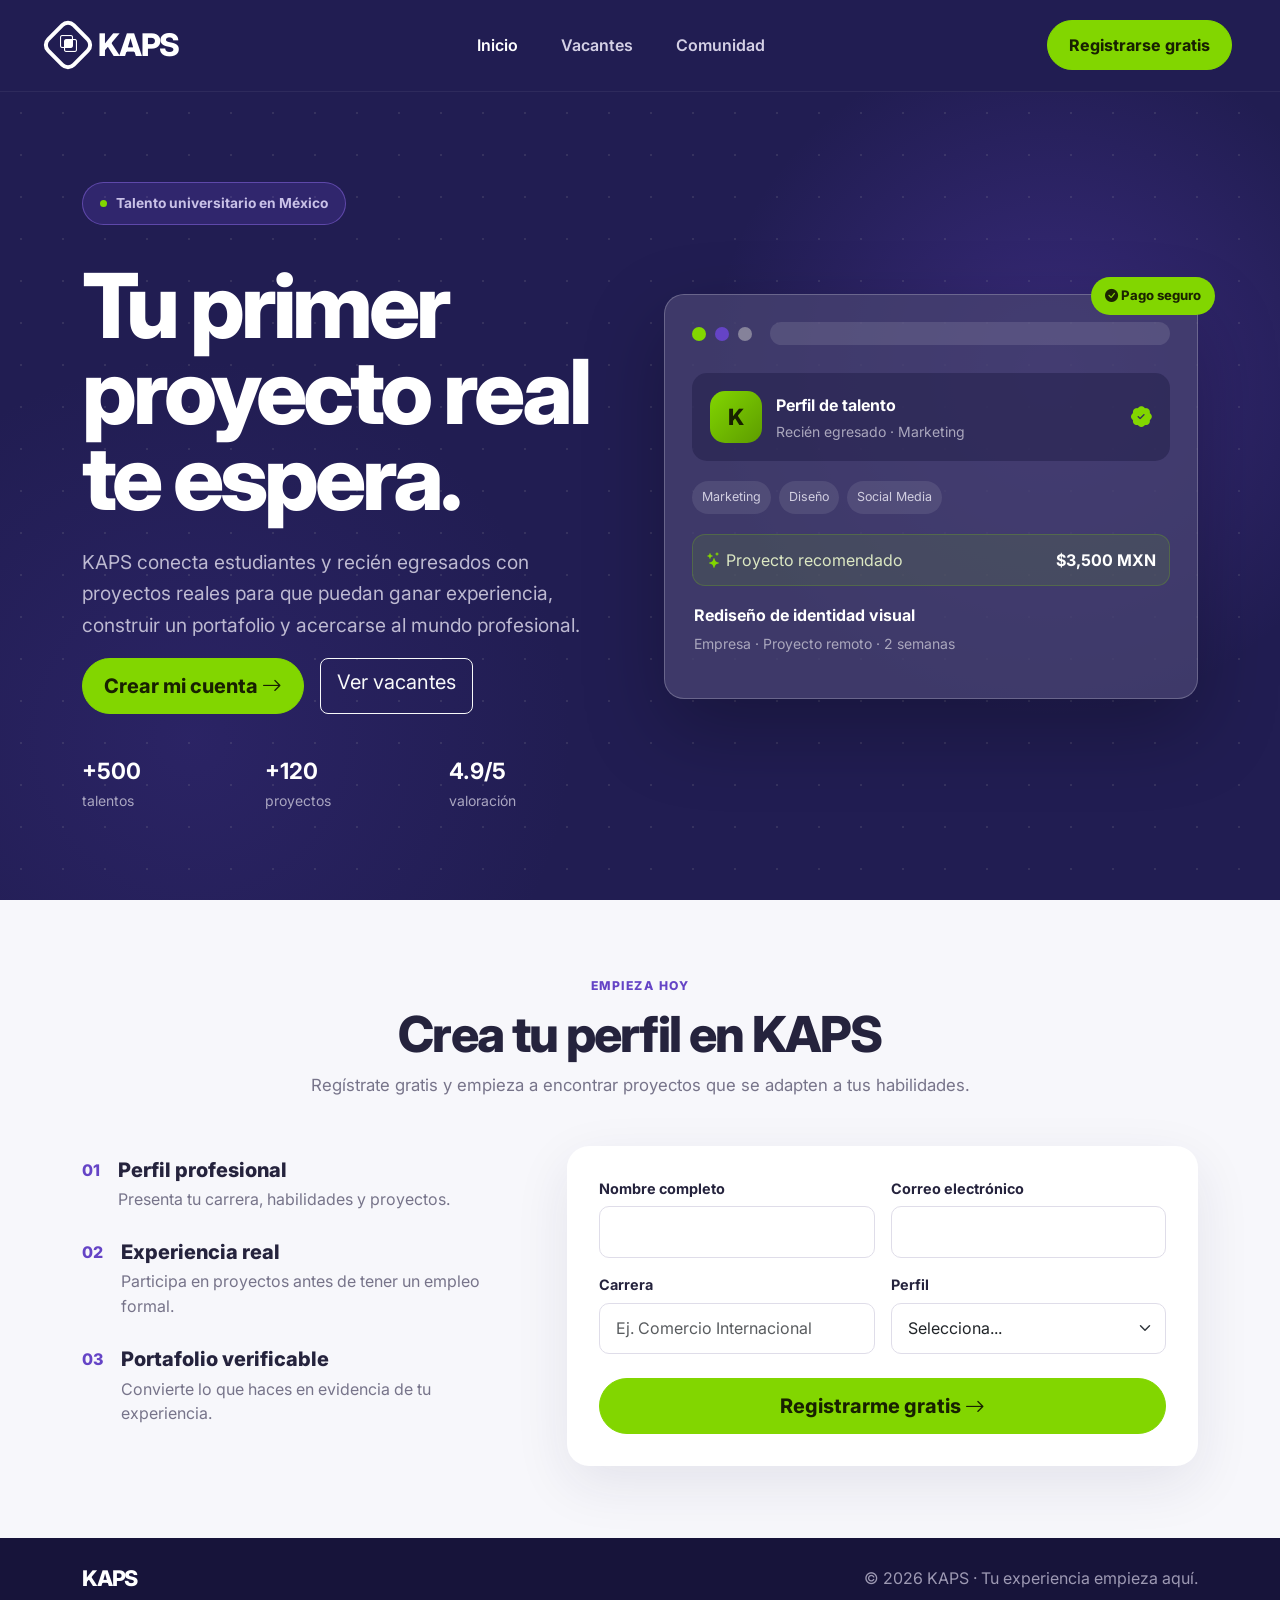
<file: index.html>
<!DOCTYPE html>
<html lang="es">
<head>
  <meta charset="UTF-8">
  <meta name="viewport" content="width=device-width, initial-scale=1.0">
  <title>KAPS | Regístrate y empieza</title>
  <meta name="description" content="KAPS conecta estudiantes y recién egresados con oportunidades profesionales.">
  <link href="https://cdn.jsdelivr.net/npm/bootstrap@5.3.3/dist/css/bootstrap.min.css" rel="stylesheet">
  <link href="https://cdn.jsdelivr.net/npm/bootstrap-icons@1.11.3/font/bootstrap-icons.min.css" rel="stylesheet">
  <link href="https://fonts.googleapis.com/css2?family=Inter:wght@400;500;600;700;800&display=swap" rel="stylesheet">
  <link rel="stylesheet" href="styles.css">
</head>
<body>
<nav class="navbar navbar-expand-lg kaps-navbar sticky-top">
  <div class="container-fluid px-lg-5">
    <a class="navbar-brand kaps-logo" href="index.html"><span class="logo-mark"><i class="bi bi-intersect"></i></span>KAPS</a>
    <button class="navbar-toggler" data-bs-toggle="collapse" data-bs-target="#nav"><span class="navbar-toggler-icon"></span></button>
    <div class="collapse navbar-collapse" id="nav">
      <ul class="navbar-nav mx-auto gap-lg-3">
        <li><a class="nav-link active" href="index.html">Inicio</a></li>
        <li><a class="nav-link" href="vacantes.html">Vacantes</a></li>
        <li><a class="nav-link" href="comunidad.html">Comunidad</a></li>
      </ul>
      <a href="#registro" class="btn btn-kaps">Registrarse gratis</a>
    </div>
  </div>
</nav>

<main>
<section class="hero">
  <div class="hero-grid"></div>
  <div class="container position-relative">
    <div class="row align-items-center g-5">
      <div class="col-lg-6">
        <span class="eyebrow"><span class="dot"></span> Talento universitario en México</span>
        <h1>Tu primer<br><span>proyecto real</span><br>te espera.</h1>
        <p class="hero-copy">KAPS conecta estudiantes y recién egresados con proyectos reales para que puedan ganar experiencia, construir un portafolio y acercarse al mundo profesional.</p>
        <div class="d-flex flex-wrap gap-3">
          <a href="#registro" class="btn btn-kaps btn-lg">Crear mi cuenta <i class="bi bi-arrow-right"></i></a>
          <a href="vacantes.html" class="btn btn-outline-light btn-lg">Ver vacantes</a>
        </div>
        <div class="row stats g-3 mt-4">
          <div class="col-4"><strong>+500</strong><small>talentos</small></div>
          <div class="col-4"><strong>+120</strong><small>proyectos</small></div>
          <div class="col-4"><strong>4.9/5</strong><small>valoración</small></div>
        </div>
      </div>
      <div class="col-lg-6">
        <div class="visual-card">
          <div class="visual-header"><div class="window-dots"><i></i><i></i><i></i></div><div class="window-line"></div></div>
          <div class="visual-profile">
            <div class="avatar">K</div>
            <div><b>Perfil de talento</b><small>Recién egresado · Marketing</small></div>
            <span class="verified"><i class="bi bi-patch-check-fill"></i></span>
          </div>
          <div class="skill-row"><span>Marketing</span><span>Diseño</span><span>Social Media</span></div>
          <div class="match"><span><i class="bi bi-stars"></i> Proyecto recomendado</span><b>$3,500 MXN</b></div>
          <div class="project-mini"><b>Rediseño de identidad visual</b><small>Empresa · Proyecto remoto · 2 semanas</small></div>
          <div class="safe"><i class="bi bi-check-circle-fill"></i> Pago seguro</div>
        </div>
      </div>
    </div>
  </div>
</section>

<section class="light-section py-5" id="registro">
  <div class="container py-4">
    <div class="text-center mb-5">
      <span class="section-label">EMPIEZA HOY</span>
      <h2 class="section-title">Crea tu perfil en KAPS</h2>
      <p class="section-copy">Regístrate gratis y empieza a encontrar proyectos que se adapten a tus habilidades.</p>
    </div>
    <div class="row g-5 align-items-center">
      <div class="col-lg-5">
        <div class="info-list">
          <div><span>01</span><div><h5>Perfil profesional</h5><p>Presenta tu carrera, habilidades y proyectos.</p></div></div>
          <div><span>02</span><div><h5>Experiencia real</h5><p>Participa en proyectos antes de tener un empleo formal.</p></div></div>
          <div><span>03</span><div><h5>Portafolio verificable</h5><p>Convierte lo que haces en evidencia de tu experiencia.</p></div></div>
        </div>
      </div>
      <div class="col-lg-7">
        <div class="form-card">
          <form id="registroForm" novalidate>
            <div class="row g-3">
              <div class="col-md-6"><label>Nombre completo</label><input class="form-control" required><div class="invalid-feedback">Ingresa tu nombre.</div></div>
              <div class="col-md-6"><label>Correo electrónico</label><input type="email" class="form-control" required><div class="invalid-feedback">Ingresa un correo válido.</div></div>
              <div class="col-md-6"><label>Carrera</label><input class="form-control" required placeholder="Ej. Comercio Internacional"><div class="invalid-feedback">Ingresa tu carrera.</div></div>
              <div class="col-md-6"><label>Perfil</label><select class="form-select" required><option value="">Selecciona...</option><option>Estudiante</option><option>Recién egresado</option><option>Empresa</option></select><div class="invalid-feedback">Selecciona una opción.</div></div>
            </div>
            <button class="btn btn-kaps w-100 btn-lg mt-4">Registrarme gratis <i class="bi bi-arrow-right"></i></button>
            <div id="registroOk" class="alert alert-success mt-3 d-none">¡Registro completado! Demo lista para conectar con una API.</div>
          </form>
        </div>
      </div>
    </div>
  </div>
</section>
</main>
<footer class="footer"><div class="container d-flex justify-content-between align-items-center flex-wrap gap-3"><span class="kaps-logo">KAPS</span><span>© 2026 KAPS · Tu experiencia empieza aquí.</span></div></footer>
<script src="https://cdn.jsdelivr.net/npm/bootstrap@5.3.3/dist/js/bootstrap.bundle.min.js"></script>
<script src="script.js"></script>
</body>
</html>
</file>
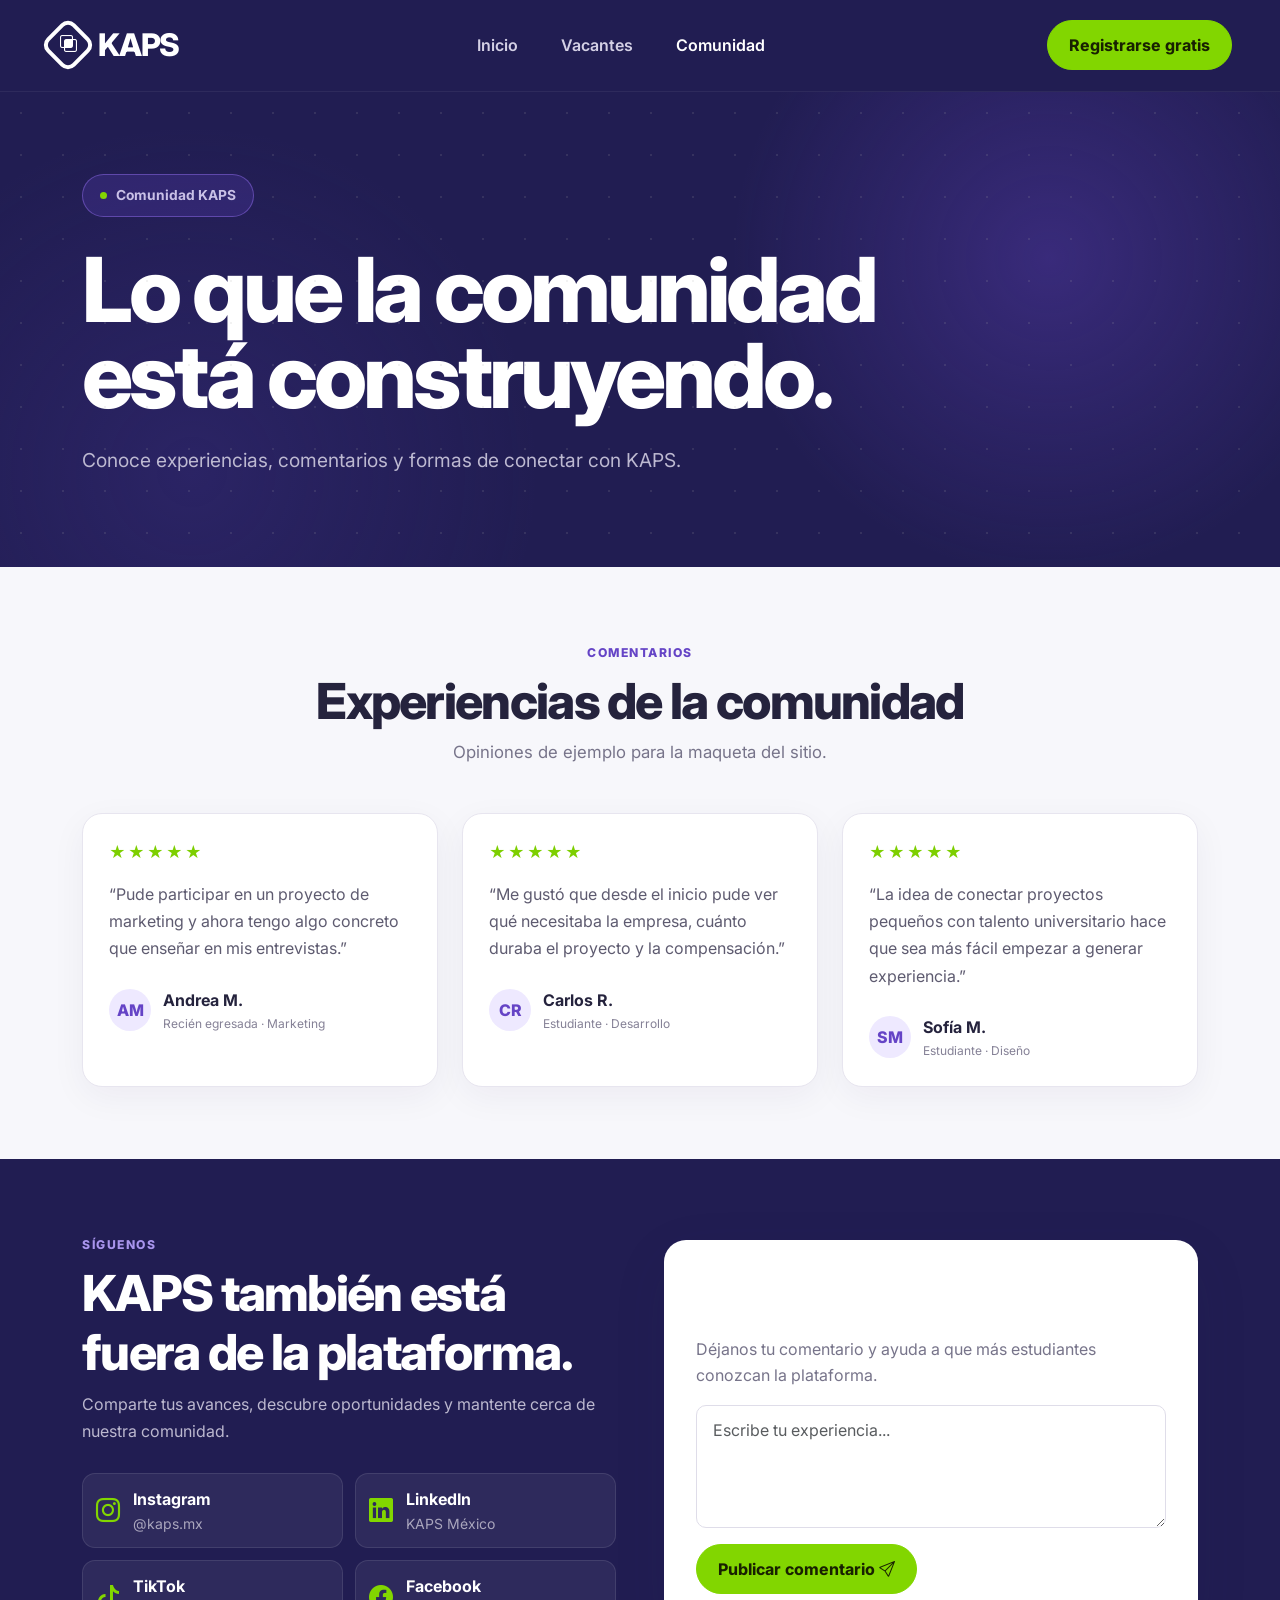
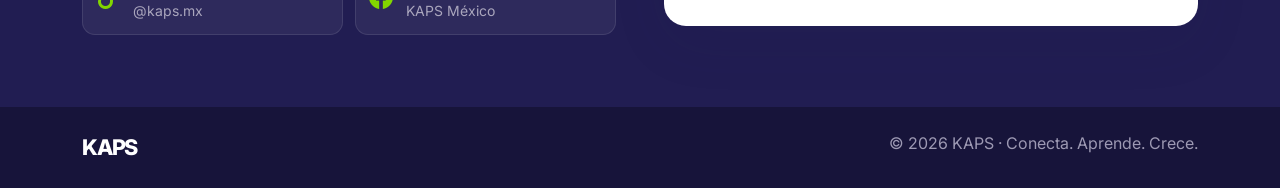
<file: comunidad.html>
<!DOCTYPE html>
<html lang="es">
<head>
<meta charset="UTF-8"><meta name="viewport" content="width=device-width, initial-scale=1.0">
<title>KAPS | Comunidad</title>
<link href="https://cdn.jsdelivr.net/npm/bootstrap@5.3.3/dist/css/bootstrap.min.css" rel="stylesheet">
<link href="https://cdn.jsdelivr.net/npm/bootstrap-icons@1.11.3/font/bootstrap-icons.min.css" rel="stylesheet">
<link href="https://fonts.googleapis.com/css2?family=Inter:wght@400;500;600;700;800&display=swap" rel="stylesheet">
<link rel="stylesheet" href="styles.css">
</head>
<body>
<nav class="navbar navbar-expand-lg kaps-navbar sticky-top"><div class="container-fluid px-lg-5">
<a class="navbar-brand kaps-logo" href="index.html"><span class="logo-mark"><i class="bi bi-intersect"></i></span>KAPS</a>
<button class="navbar-toggler" data-bs-toggle="collapse" data-bs-target="#nav"><span class="navbar-toggler-icon"></span></button>
<div class="collapse navbar-collapse" id="nav"><ul class="navbar-nav mx-auto gap-lg-3"><li><a class="nav-link" href="index.html">Inicio</a></li><li><a class="nav-link" href="vacantes.html">Vacantes</a></li><li><a class="nav-link active" href="comunidad.html">Comunidad</a></li></ul><a href="index.html#registro" class="btn btn-kaps">Registrarse gratis</a></div>
</div></nav>

<header class="page-hero community-hero"><div class="container"><span class="eyebrow"><span class="dot"></span> Comunidad KAPS</span><h1>Lo que la comunidad<br><span>está construyendo.</span></h1><p>Conoce experiencias, comentarios y formas de conectar con KAPS.</p></div></header>

<section class="light-section py-5"><div class="container py-4">
<div class="text-center mb-5"><span class="section-label">COMENTARIOS</span><h2 class="section-title">Experiencias de la comunidad</h2><p class="section-copy">Opiniones de ejemplo para la maqueta del sitio.</p></div>
<div class="row g-4">
<div class="col-md-4"><article class="review-card h-100"><div class="stars">★★★★★</div><p>“Pude participar en un proyecto de marketing y ahora tengo algo concreto que enseñar en mis entrevistas.”</p><div class="review-person"><div class="avatar-sm">AM</div><div><b>Andrea M.</b><small>Recién egresada · Marketing</small></div></div></article></div>
<div class="col-md-4"><article class="review-card h-100"><div class="stars">★★★★★</div><p>“Me gustó que desde el inicio pude ver qué necesitaba la empresa, cuánto duraba el proyecto y la compensación.”</p><div class="review-person"><div class="avatar-sm">CR</div><div><b>Carlos R.</b><small>Estudiante · Desarrollo</small></div></div></article></div>
<div class="col-md-4"><article class="review-card h-100"><div class="stars">★★★★★</div><p>“La idea de conectar proyectos pequeños con talento universitario hace que sea más fácil empezar a generar experiencia.”</p><div class="review-person"><div class="avatar-sm">SM</div><div><b>Sofía M.</b><small>Estudiante · Diseño</small></div></div></article></div>
</div>
</div></section>

<section class="social-section py-5"><div class="container py-4"><div class="row align-items-center g-5"><div class="col-lg-6"><span class="section-label light">SÍGUENOS</span><h2 class="section-title text-white">KAPS también está<br>fuera de la plataforma.</h2><p class="text-soft">Comparte tus avances, descubre oportunidades y mantente cerca de nuestra comunidad.</p><div class="social-grid"><a href="#" class="social-link"><i class="bi bi-instagram"></i><span><b>Instagram</b><small>@kaps.mx</small></span></a><a href="#" class="social-link"><i class="bi bi-linkedin"></i><span><b>LinkedIn</b><small>KAPS México</small></span></a><a href="#" class="social-link"><i class="bi bi-tiktok"></i><span><b>TikTok</b><small>@kaps.mx</small></span></a><a href="#" class="social-link"><i class="bi bi-facebook"></i><span><b>Facebook</b><small>KAPS México</small></span></a></div></div>
<div class="col-lg-6"><div class="community-card"><div class="community-icon"><i class="bi bi-chat-quote"></i></div><h3>¿Ya usaste KAPS?</h3><p>Déjanos tu comentario y ayuda a que más estudiantes conozcan la plataforma.</p><form id="commentForm"><textarea class="form-control mb-3" rows="4" placeholder="Escribe tu experiencia..." required></textarea><button class="btn btn-kaps">Publicar comentario <i class="bi bi-send"></i></button><div id="commentOk" class="alert alert-success mt-3 d-none">¡Comentario enviado! Gracias por compartir.</div></form></div></div></div></div></section>
<footer class="footer"><div class="container d-flex justify-content-between flex-wrap gap-3"><span class="kaps-logo">KAPS</span><span>© 2026 KAPS · Conecta. Aprende. Crece.</span></div></footer>
<script src="https://cdn.jsdelivr.net/npm/bootstrap@5.3.3/dist/js/bootstrap.bundle.min.js"></script><script src="script.js"></script>
</body></html>
</file>
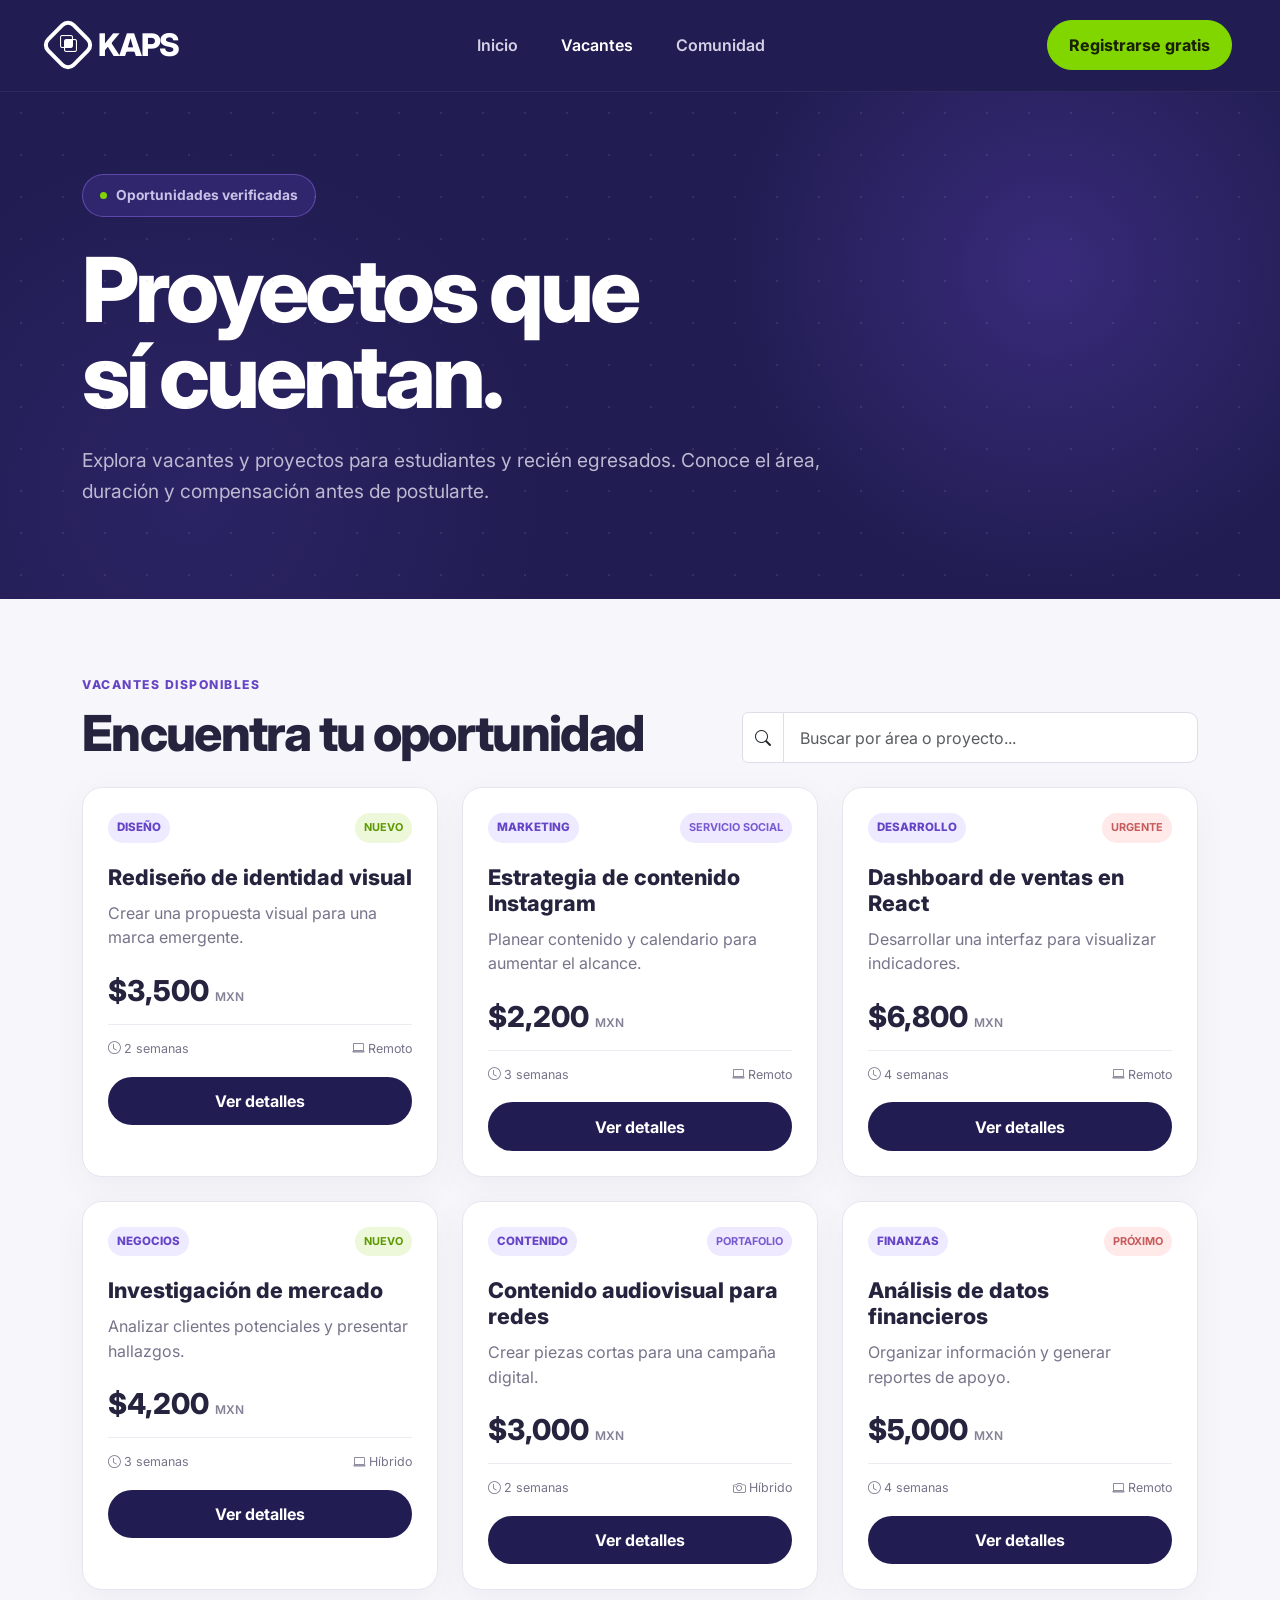
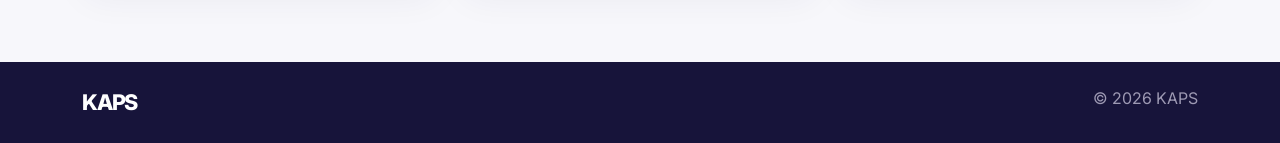
<file: vacantes.html>
<!DOCTYPE html>
<html lang="es">
<head>
<meta charset="UTF-8"><meta name="viewport" content="width=device-width, initial-scale=1.0">
<title>KAPS | Vacantes y proyectos</title>
<link href="https://cdn.jsdelivr.net/npm/bootstrap@5.3.3/dist/css/bootstrap.min.css" rel="stylesheet">
<link href="https://cdn.jsdelivr.net/npm/bootstrap-icons@1.11.3/font/bootstrap-icons.min.css" rel="stylesheet">
<link href="https://fonts.googleapis.com/css2?family=Inter:wght@400;500;600;700;800&display=swap" rel="stylesheet">
<link rel="stylesheet" href="styles.css">
</head>
<body>
<nav class="navbar navbar-expand-lg kaps-navbar sticky-top"><div class="container-fluid px-lg-5">
<a class="navbar-brand kaps-logo" href="index.html"><span class="logo-mark"><i class="bi bi-intersect"></i></span>KAPS</a>
<button class="navbar-toggler" data-bs-toggle="collapse" data-bs-target="#nav"><span class="navbar-toggler-icon"></span></button>
<div class="collapse navbar-collapse" id="nav"><ul class="navbar-nav mx-auto gap-lg-3"><li><a class="nav-link" href="index.html">Inicio</a></li><li><a class="nav-link active" href="vacantes.html">Vacantes</a></li><li><a class="nav-link" href="comunidad.html">Comunidad</a></li></ul><a href="index.html#registro" class="btn btn-kaps">Registrarse gratis</a></div>
</div></nav>

<header class="page-hero"><div class="container"><span class="eyebrow"><span class="dot"></span> Oportunidades verificadas</span><h1>Proyectos que<br><span>sí cuentan.</span></h1><p>Explora vacantes y proyectos para estudiantes y recién egresados. Conoce el área, duración y compensación antes de postularte.</p></div></header>

<section class="light-section py-5"><div class="container py-4">
<div class="row align-items-end g-3 mb-4"><div class="col-lg-7"><span class="section-label">VACANTES DISPONIBLES</span><h2 class="section-title mb-0">Encuentra tu oportunidad</h2></div><div class="col-lg-5"><div class="input-group"><span class="input-group-text"><i class="bi bi-search"></i></span><input id="searchVacantes" class="form-control" placeholder="Buscar por área o proyecto..."></div></div></div>

<div class="row g-4" id="vacantesGrid">
<div class="col-md-6 col-lg-4 vacancy" data-text="diseño identidad visual branding">
<div class="vacancy-card"><div class="d-flex justify-content-between"><span class="tag">DISEÑO</span><span class="badge-new">NUEVO</span></div><h3>Rediseño de identidad visual</h3><p>Crear una propuesta visual para una marca emergente.</p><div class="price">$3,500 <small>MXN</small></div><div class="meta"><span><i class="bi bi-clock"></i> 2 semanas</span><span><i class="bi bi-laptop"></i> Remoto</span></div><button class="btn btn-dark-kaps w-100 details-btn" data-title="Rediseño de identidad visual" data-price="$3,500 MXN">Ver detalles</button></div>
</div>
<div class="col-md-6 col-lg-4 vacancy" data-text="marketing instagram contenido redes sociales">
<div class="vacancy-card"><div class="d-flex justify-content-between"><span class="tag">MARKETING</span><span class="badge-social">SERVICIO SOCIAL</span></div><h3>Estrategia de contenido Instagram</h3><p>Planear contenido y calendario para aumentar el alcance.</p><div class="price">$2,200 <small>MXN</small></div><div class="meta"><span><i class="bi bi-clock"></i> 3 semanas</span><span><i class="bi bi-laptop"></i> Remoto</span></div><button class="btn btn-dark-kaps w-100 details-btn" data-title="Estrategia de contenido Instagram" data-price="$2,200 MXN">Ver detalles</button></div>
</div>
<div class="col-md-6 col-lg-4 vacancy" data-text="programacion react desarrollo dashboard ventas">
<div class="vacancy-card"><div class="d-flex justify-content-between"><span class="tag">DESARROLLO</span><span class="badge-urgent">URGENTE</span></div><h3>Dashboard de ventas en React</h3><p>Desarrollar una interfaz para visualizar indicadores.</p><div class="price">$6,800 <small>MXN</small></div><div class="meta"><span><i class="bi bi-clock"></i> 4 semanas</span><span><i class="bi bi-laptop"></i> Remoto</span></div><button class="btn btn-dark-kaps w-100 details-btn" data-title="Dashboard de ventas en React" data-price="$6,800 MXN">Ver detalles</button></div>
</div>
<div class="col-md-6 col-lg-4 vacancy" data-text="comercio negocios investigación mercado">
<div class="vacancy-card"><div class="d-flex justify-content-between"><span class="tag">NEGOCIOS</span><span class="badge-new">NUEVO</span></div><h3>Investigación de mercado</h3><p>Analizar clientes potenciales y presentar hallazgos.</p><div class="price">$4,200 <small>MXN</small></div><div class="meta"><span><i class="bi bi-clock"></i> 3 semanas</span><span><i class="bi bi-laptop"></i> Híbrido</span></div><button class="btn btn-dark-kaps w-100 details-btn" data-title="Investigación de mercado" data-price="$4,200 MXN">Ver detalles</button></div>
</div>
<div class="col-md-6 col-lg-4 vacancy" data-text="fotografia contenido audiovisual redes">
<div class="vacancy-card"><div class="d-flex justify-content-between"><span class="tag">CONTENIDO</span><span class="badge-social">PORTAFOLIO</span></div><h3>Contenido audiovisual para redes</h3><p>Crear piezas cortas para una campaña digital.</p><div class="price">$3,000 <small>MXN</small></div><div class="meta"><span><i class="bi bi-clock"></i> 2 semanas</span><span><i class="bi bi-camera"></i> Híbrido</span></div><button class="btn btn-dark-kaps w-100 details-btn" data-title="Contenido audiovisual para redes" data-price="$3,000 MXN">Ver detalles</button></div>
</div>
<div class="col-md-6 col-lg-4 vacancy" data-text="finanzas excel datos analisis">
<div class="vacancy-card"><div class="d-flex justify-content-between"><span class="tag">FINANZAS</span><span class="badge-urgent">PRÓXIMO</span></div><h3>Análisis de datos financieros</h3><p>Organizar información y generar reportes de apoyo.</p><div class="price">$5,000 <small>MXN</small></div><div class="meta"><span><i class="bi bi-clock"></i> 4 semanas</span><span><i class="bi bi-laptop"></i> Remoto</span></div><button class="btn btn-dark-kaps w-100 details-btn" data-title="Análisis de datos financieros" data-price="$5,000 MXN">Ver detalles</button></div>
</div>
</div>
<div id="emptyVacantes" class="text-center py-5 d-none"><i class="bi bi-search display-5"></i><h4 class="mt-3">No encontramos esa vacante</h4></div>
</div></section>

<div class="modal fade" id="vacancyModal" tabindex="-1"><div class="modal-dialog modal-dialog-centered"><div class="modal-content modal-kaps"><div class="modal-header"><h5 class="modal-title" id="modalTitle"></h5><button class="btn-close" data-bs-dismiss="modal"></button></div><div class="modal-body"><p>Proyecto disponible para estudiantes y recién egresados.</p><div class="modal-price" id="modalPrice"></div><hr><p><i class="bi bi-check2-circle"></i> Proyecto con objetivos definidos<br><i class="bi bi-check2-circle"></i> Información de compensación<br><i class="bi bi-check2-circle"></i> Experiencia para tu portafolio</p></div><div class="modal-footer"><a href="index.html#registro" class="btn btn-kaps">Registrarme para postular</a></div></div></div></div>
<footer class="footer"><div class="container d-flex justify-content-between flex-wrap gap-3"><span class="kaps-logo">KAPS</span><span>© 2026 KAPS</span></div></footer>
<script src="https://cdn.jsdelivr.net/npm/bootstrap@5.3.3/dist/js/bootstrap.bundle.min.js"></script><script src="script.js"></script>
</body></html>
</file>
<file: styles.css>
:root{--purple:#211d52;--purple2:#2d2862;--violet:#6544c6;--green:#82d600;--white:#fff;--muted:#bdb9d1;--light:#f7f7fb;--ink:#25233d}
*{box-sizing:border-box}html{scroll-behavior:smooth}body{margin:0;font-family:"Inter",Arial,sans-serif;color:var(--ink);background:var(--light)}
.kaps-navbar{background:var(--purple);min-height:92px;border-bottom:1px solid rgba(255,255,255,.06)}.kaps-logo{color:#fff!important;font-weight:800;font-size:1.95rem;letter-spacing:-1.2px;display:flex;align-items:center;gap:10px}.logo-mark{width:40px;height:40px;border:4px solid #fff;border-radius:10px;display:inline-flex;align-items:center;justify-content:center;transform:rotate(45deg);font-size:17px}.logo-mark i{transform:rotate(-45deg)}
.nav-link{color:#d4d0e5!important;font-weight:600;padding:.65rem .85rem!important}.nav-link:hover,.nav-link.active{color:#fff!important}.btn-kaps{background:var(--green);border:1px solid var(--green);color:#182100;font-weight:750;border-radius:999px;padding:.75rem 1.3rem}.btn-kaps:hover{background:#98ed08;border-color:#98ed08;color:#182100}
.hero,.page-hero{background:radial-gradient(circle at 82% 35%,rgba(101,68,198,.35),transparent 29%),radial-gradient(circle at 15% 80%,rgba(72,55,156,.25),transparent 30%),var(--purple);color:#fff;position:relative;overflow:hidden}.hero{padding:90px 0 80px;min-height:calc(100vh - 92px)}.hero-grid,.page-hero:before{position:absolute;inset:0;content:"";opacity:.15;background-image:radial-gradient(#aaa 1px,transparent 1px);background-size:42px 42px}
.eyebrow{display:inline-flex;align-items:center;gap:9px;padding:10px 17px;border:1px solid rgba(141,107,232,.5);background:rgba(98,68,195,.24);border-radius:999px;color:#c9c1e7;font-size:.86rem;font-weight:700}.dot{width:7px;height:7px;border-radius:50%;background:var(--green)}
.hero h1,.page-hero h1{font-size:clamp(3.5rem,7vw,6.2rem);line-height:.96;letter-spacing:-4px;font-weight:800;margin:38px 0 26px}.hero h1 span,.page-hero h1 span{color:#fff}.hero-copy,.page-hero p{max-width:700px;color:var(--muted);font-size:1.2rem;line-height:1.65}.stats strong,.stats small{display:block}.stats strong{font-size:1.4rem}.stats small{color:#a9a5c0;margin-top:3px}
.visual-card{background:rgba(70,66,112,.8);border:1px solid rgba(255,255,255,.22);border-radius:20px;padding:27px;box-shadow:0 30px 80px rgba(0,0,0,.25);position:relative}.visual-header{display:flex;gap:18px;align-items:center;margin-bottom:28px}.window-dots{display:flex;gap:9px}.window-dots i{width:14px;height:14px;border-radius:50%;background:var(--green)}.window-dots i:nth-child(2){background:#6544c6}.window-dots i:nth-child(3){background:#85829a}.window-line{height:23px;border-radius:999px;background:rgba(255,255,255,.11);flex:1}.visual-profile{display:flex;align-items:center;gap:14px;background:rgba(35,32,75,.55);padding:18px;border-radius:15px}.avatar{width:52px;height:52px;border-radius:15px;background:linear-gradient(135deg,#82d600,#5d9c00);color:#182100;display:grid;place-items:center;font-size:1.4rem;font-weight:800}.visual-profile b,.visual-profile small{display:block}.visual-profile small{color:#aaa7bd;margin-top:4px}.verified{margin-left:auto;color:var(--green);font-size:1.3rem}.skill-row{display:flex;flex-wrap:wrap;gap:8px;padding:20px 0}.skill-row span{padding:7px 10px;border-radius:999px;background:rgba(255,255,255,.09);color:#d1cee0;font-size:.78rem}.match{display:flex;justify-content:space-between;gap:15px;background:rgba(130,214,0,.1);border:1px solid rgba(130,214,0,.22);padding:13px;border-radius:13px;color:#dce8c3}.match i{color:var(--green)}.match b{color:#fff}.project-mini{padding:17px 2px}.project-mini b,.project-mini small{display:block}.project-mini small{color:#aaa7bd;margin-top:6px}.safe{position:absolute;right:-18px;top:-18px;background:var(--green);color:#1b2400;border-radius:999px;padding:9px 14px;font-size:.82rem;font-weight:750}
.light-section{background:var(--light)}.section-label{color:var(--violet);font-weight:800;letter-spacing:1.5px;font-size:.76rem}.section-label.light{color:#a995ed}.section-title{font-size:clamp(2rem,4vw,3.1rem);font-weight:800;letter-spacing:-1.7px;margin-top:9px}.section-copy{color:#77748a;font-size:1.05rem}.info-list>div{display:flex;gap:18px;margin-bottom:28px}.info-list>div>span{color:var(--violet);font-weight:800}.info-list h5{font-weight:800;margin:0}.info-list p{color:#77748a;margin:.35rem 0 0;line-height:1.55}.form-card,.community-card{background:#fff;border-radius:22px;padding:32px;box-shadow:0 18px 55px rgba(33,29,82,.09)}.form-card label{display:block;font-weight:700;font-size:.9rem;margin-bottom:7px}.form-control,.form-select{padding:.8rem 1rem;border-radius:10px;border-color:#dfdde9}.form-control:focus,.form-select:focus{border-color:var(--violet);box-shadow:0 0 0 .2rem rgba(101,68,198,.12)}
.page-hero{padding:82px 0 75px}.page-hero h1{margin-top:30px}.page-hero p{max-width:760px}.community-hero{min-height:390px}.vacancy-card{background:#fff;border:1px solid #e7e5ef;border-radius:20px;padding:25px;height:100%;box-shadow:0 10px 35px rgba(33,29,82,.05);transition:.2s}.vacancy-card:hover{transform:translateY(-5px);box-shadow:0 20px 45px rgba(33,29,82,.1)}.vacancy-card h3{font-size:1.35rem;font-weight:800;margin:22px 0 10px}.vacancy-card p{color:#77748a;line-height:1.55;min-height:50px}.tag{color:var(--violet);font-weight:800;font-size:.72rem;background:#eeeaff;padding:6px 9px;border-radius:999px}.badge-new,.badge-social,.badge-urgent{padding:6px 9px;border-radius:999px;font-size:.68rem;font-weight:700}.badge-new{color:#5c9900;background:#ecf8d9}.badge-social{color:#7959d1;background:#eee9ff}.badge-urgent{color:#c75a5a;background:#ffe9e9}.price{font-size:1.8rem;font-weight:800;margin:18px 0 12px}.price small{font-size:.75rem;color:#858196;font-weight:600}.meta{display:flex;justify-content:space-between;border-top:1px solid #ecebf2;padding-top:15px;color:#77748a;font-size:.78rem;margin-bottom:18px}.btn-dark-kaps{background:var(--purple);color:#fff;border-radius:999px;padding:.7rem 1rem;font-weight:700}.btn-dark-kaps:hover{background:#322c72;color:#fff}.input-group-text{background:#fff;border-color:#dfdde9}.modal-kaps{border:0;border-radius:20px}.modal-price{font-size:2rem;font-weight:800;color:var(--violet)}
.social-section{background:var(--purple);color:#fff}.text-soft{color:#bcb8cf;line-height:1.7}.social-grid{display:grid;grid-template-columns:1fr 1fr;gap:12px;margin-top:28px}.social-link{display:flex;align-items:center;gap:13px;text-decoration:none;color:#fff;background:rgba(255,255,255,.06);border:1px solid rgba(255,255,255,.1);border-radius:13px;padding:13px;transition:.2s}.social-link:hover{background:rgba(255,255,255,.1);color:#fff}.social-link>i{font-size:1.5rem;color:var(--green)}.social-link b,.social-link small{display:block}.social-link small{color:#aaa6bd;margin-top:2px}.community-card h3{font-weight:800}.community-card p{color:#77748a;line-height:1.6}.review-card{background:#fff;border:1px solid #e7e5ef;border-radius:20px;padding:26px;box-shadow:0 10px 35px rgba(33,29,82,.05)}.stars{color:#7dcf00;letter-spacing:2px}.review-card>p{color:#5e5b70;line-height:1.7;margin:17px 0 25px}.review-person{display:flex;align-items:center;gap:12px}.avatar-sm{width:42px;height:42px;border-radius:50%;background:#eee9ff;color:var(--violet);display:grid;place-items:center;font-weight:800}.review-person b,.review-person small{display:block}.review-person small{color:#858196;font-size:.75rem;margin-top:3px}
.footer{background:#17143a;color:#9d99b3;padding:24px 0}.footer .kaps-logo{font-size:1.35rem}
@media(max-width:991px){.hero{padding-top:60px}.visual-card{margin-top:15px}.kaps-navbar{min-height:78px}.navbar-collapse{padding:15px 0}}
@media(max-width:575px){.hero h1,.page-hero h1{font-size:3.35rem;letter-spacing:-2.5px}.hero-copy,.page-hero p{font-size:1rem}.visual-card{padding:18px}.safe{right:8px}.social-grid{grid-template-columns:1fr}.form-card,.community-card{padding:23px}}
</file>
